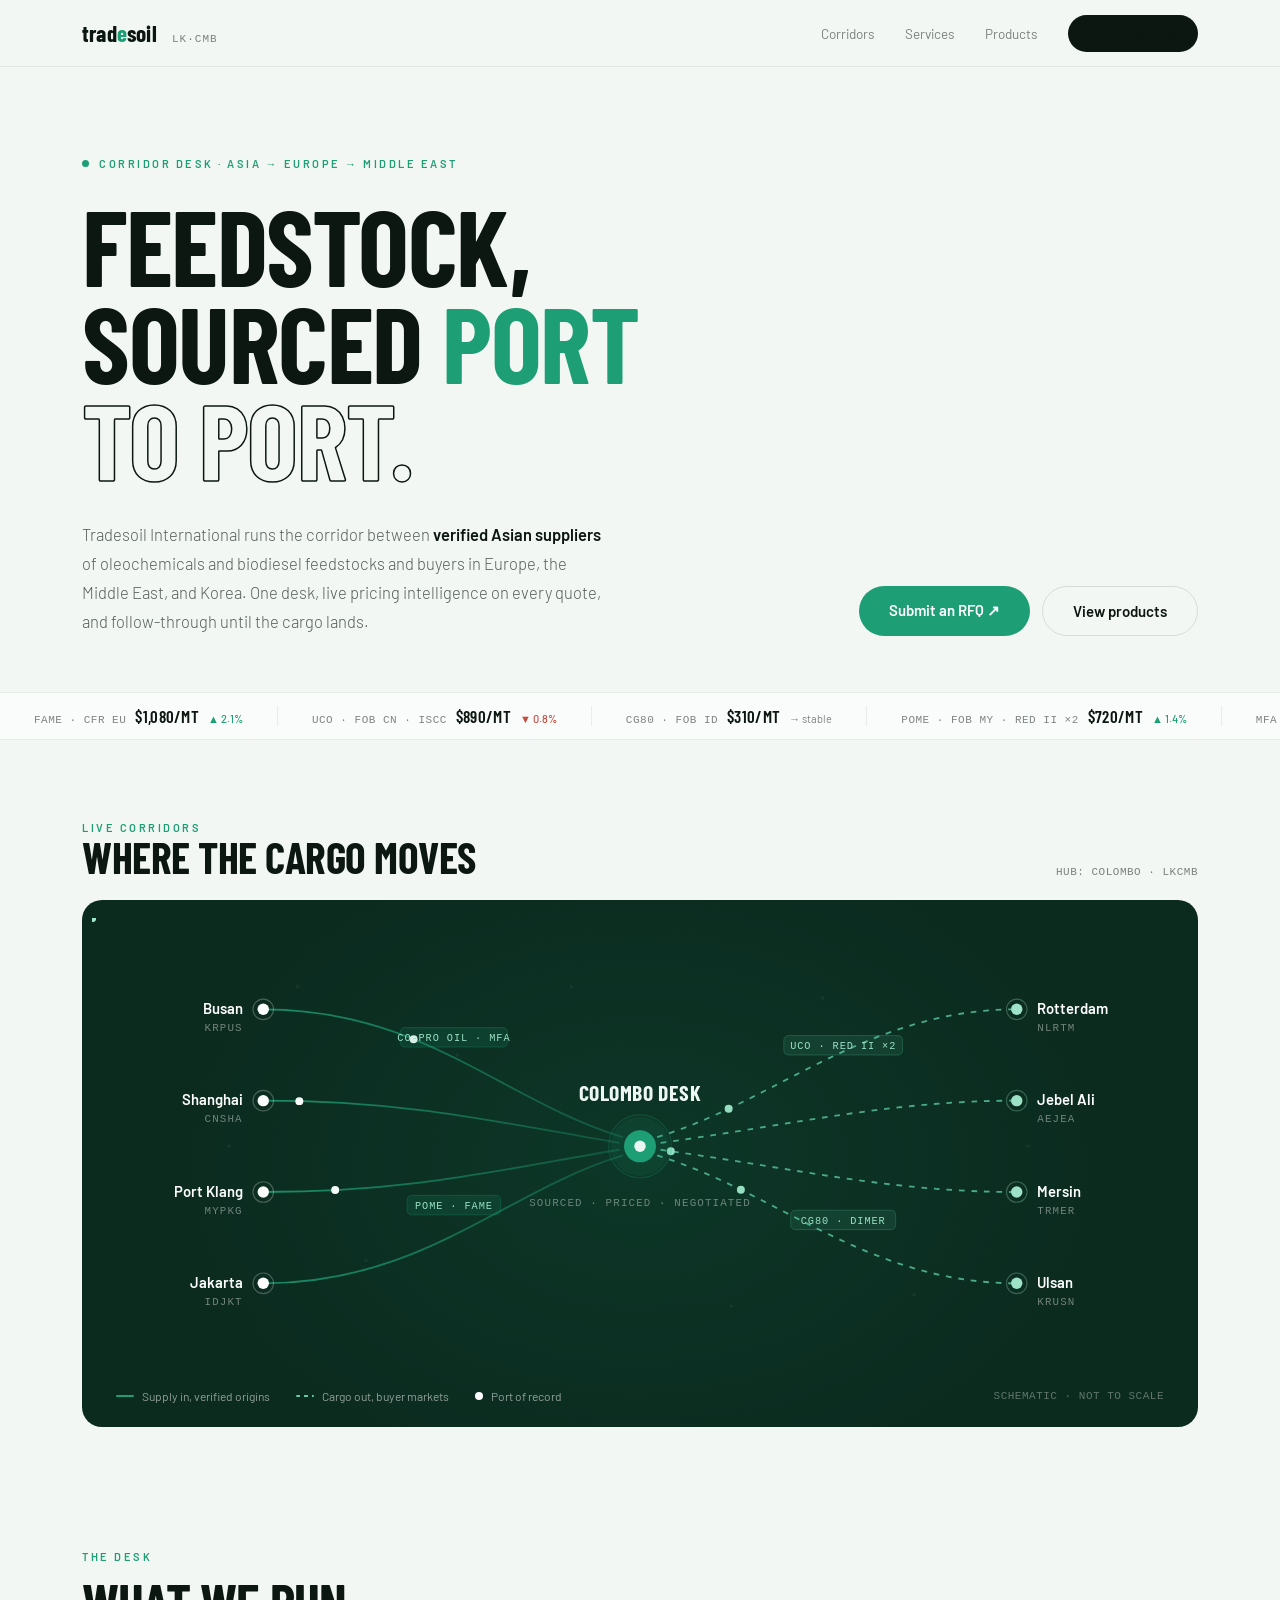
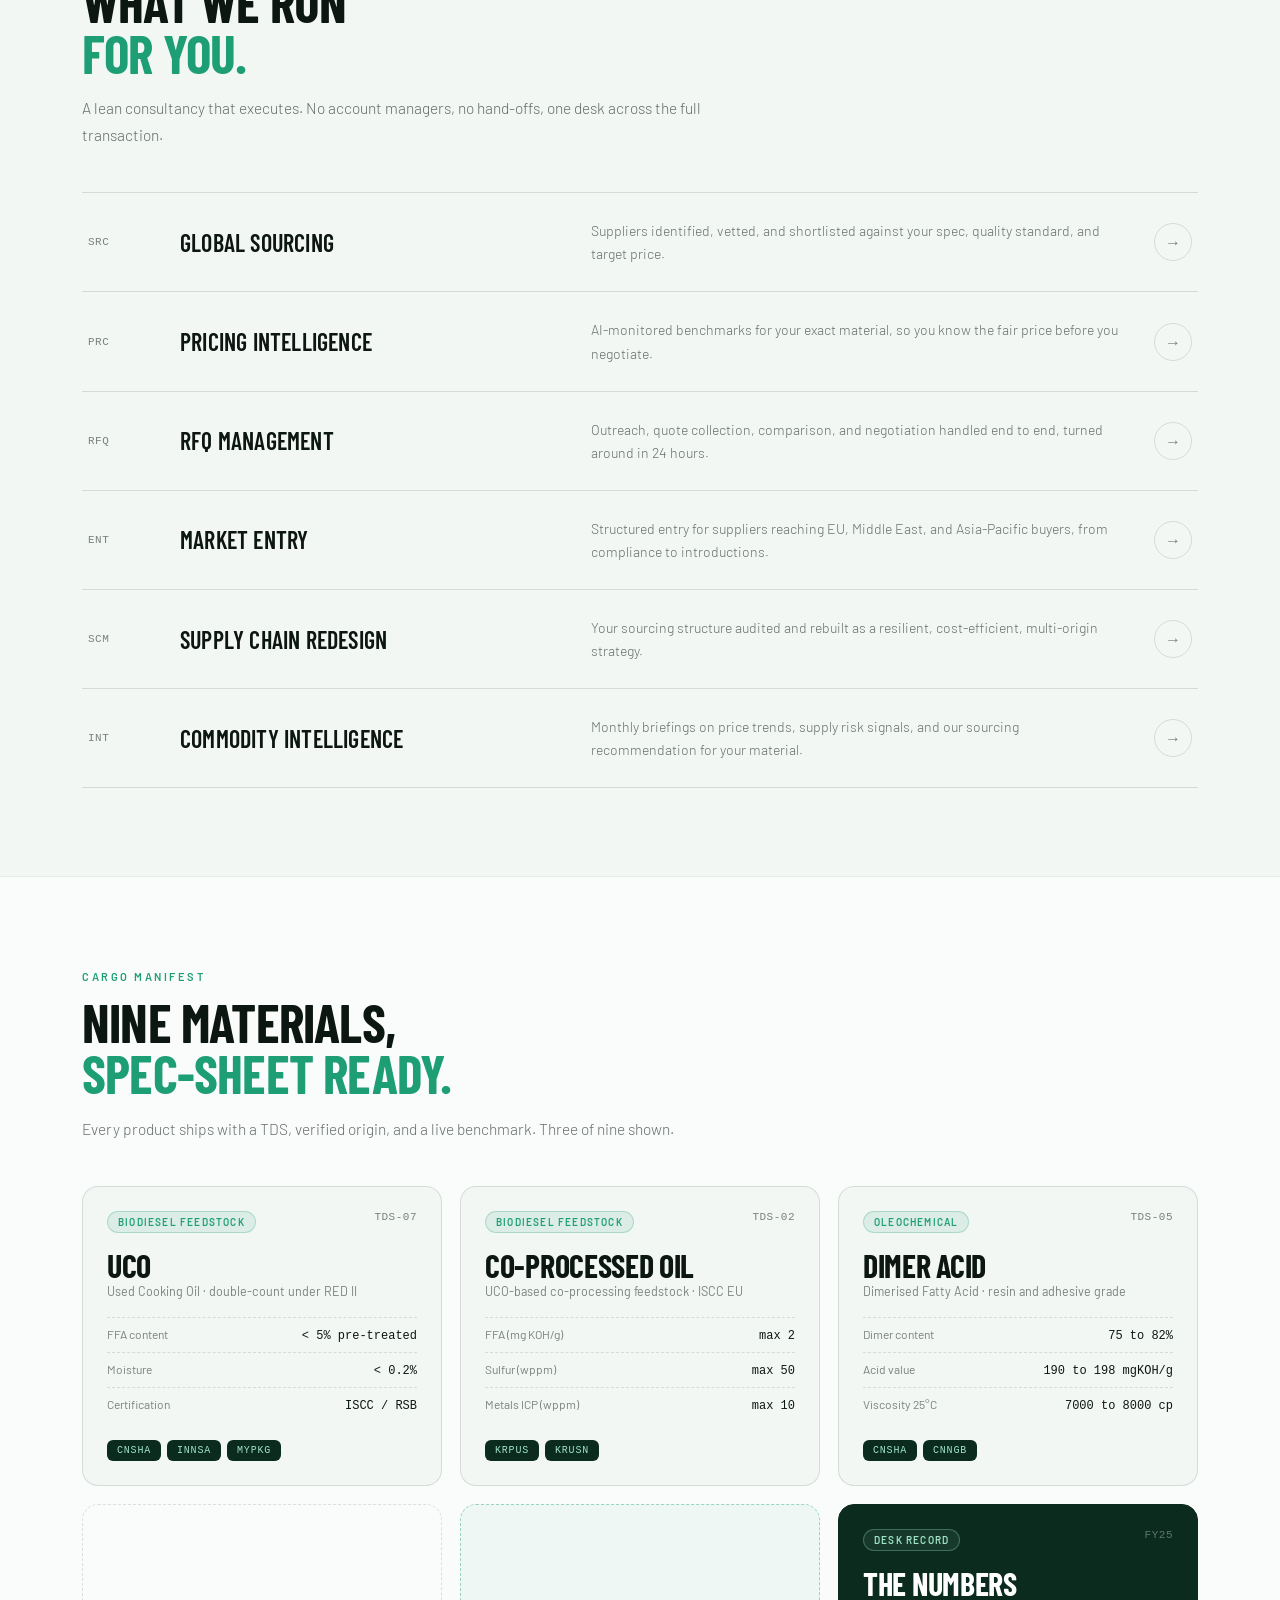
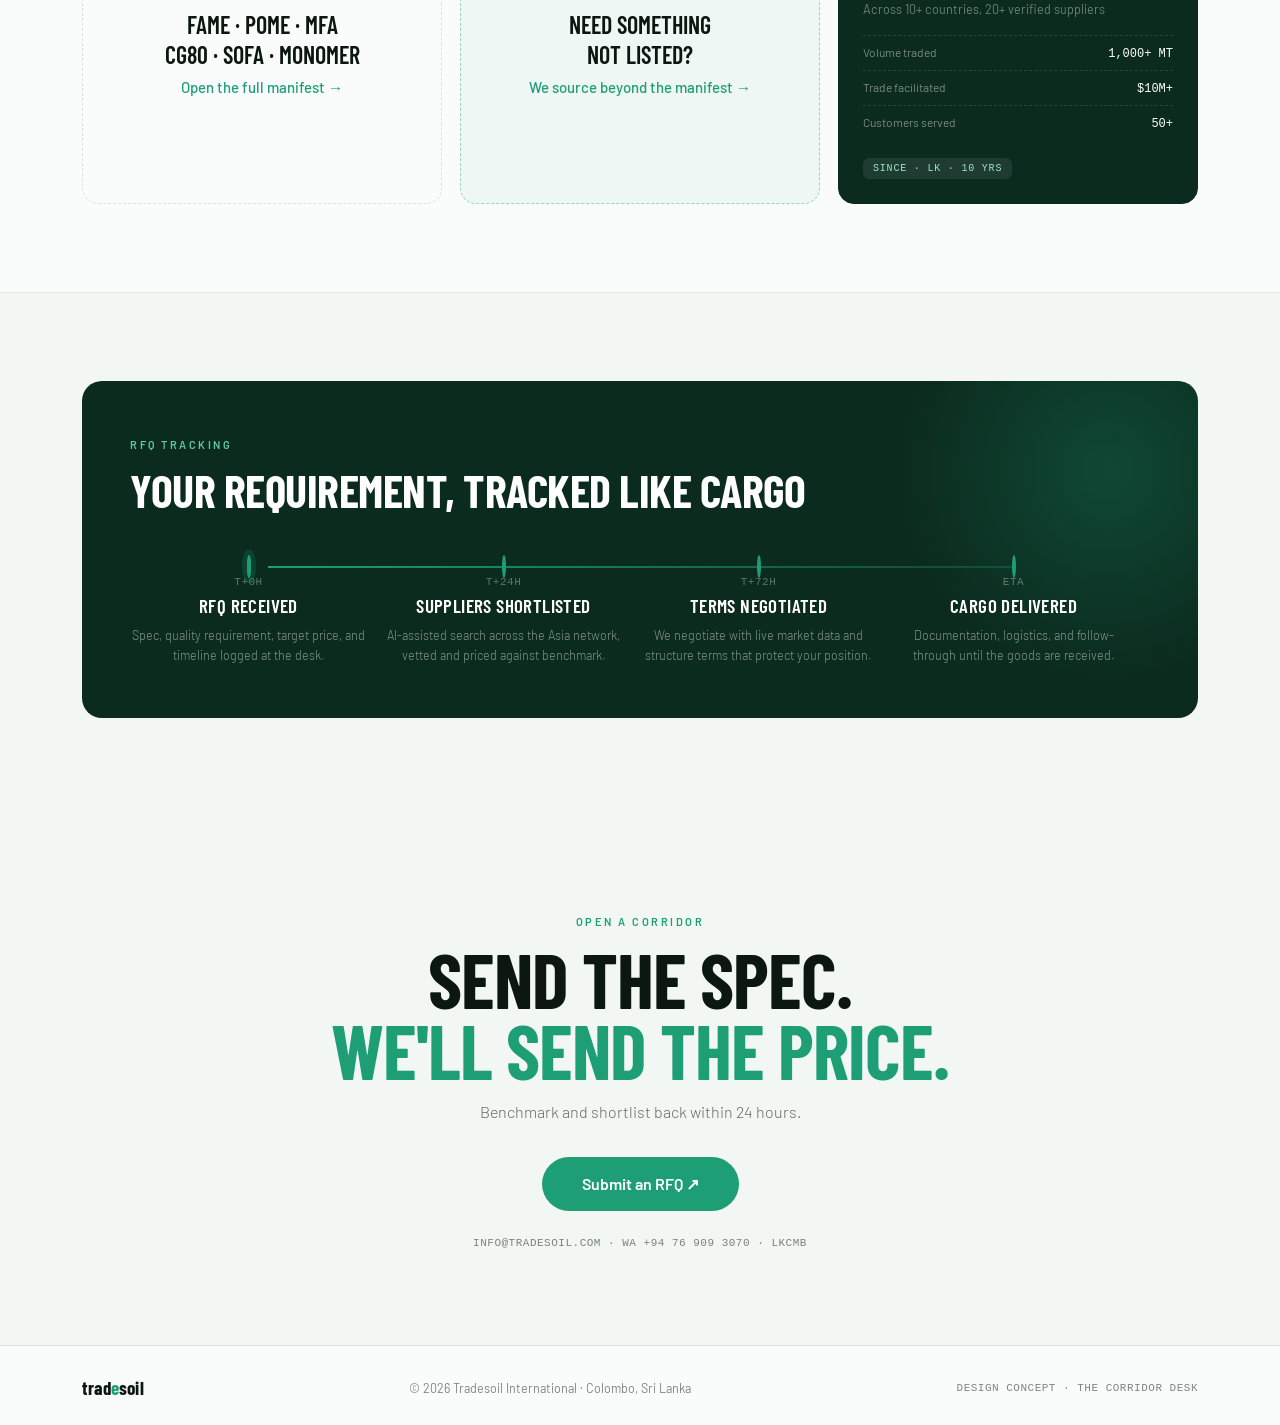
<file: corridor.html>
<!DOCTYPE html>
<html lang="en">
<head>
<meta charset="UTF-8"/>
<meta name="viewport" content="width=device-width, initial-scale=1.0"/>
<meta name="robots" content="noindex, nofollow"/>
<title>Tradesoil International | The Corridor Desk (Design Preview)</title>
<link rel="preconnect" href="https://fonts.googleapis.com">
<link rel="preconnect" href="https://fonts.gstatic.com" crossorigin>
<link href="https://fonts.googleapis.com/css2?family=Barlow+Condensed:wght@500;600;700&family=Barlow:wght@300;400;500;600&display=swap" rel="stylesheet"/>
<style>
:root{
  --green:#1D9E75;
  --deep:#0B2B1F;
  --deep2:#0E3626;
  --ink:#0D1711;
  --mist:#F2F7F4;
  --paper:#FAFCFB;
  --line:rgba(13,23,17,0.12);
  --line-soft:rgba(13,23,17,0.07);
  --muted:rgba(13,23,17,0.52);
  --up:#1D9E75;
  --dn:#C64B3E;
  --mono:ui-monospace,'SF Mono',Menlo,Consolas,monospace;
}
*,*::before,*::after{box-sizing:border-box;margin:0;padding:0}
html{scroll-behavior:smooth}
body{font-family:'Barlow',sans-serif;background:var(--mist);color:var(--ink);overflow-x:hidden;font-weight:400}
::selection{background:rgba(29,158,117,0.25)}
.wrap{max-width:1180px;margin:0 auto;padding:0 32px}

/* ── LABELS ── */
.lab{font-size:11px;letter-spacing:2.5px;text-transform:uppercase;color:var(--green);font-weight:600}
.code{font-family:var(--mono);font-size:11px;letter-spacing:0.5px}

/* ── NAV ── */
nav{position:sticky;top:0;z-index:50;background:rgba(242,247,244,0.9);backdrop-filter:blur(14px);border-bottom:1px solid var(--line-soft)}
.nav-in{max-width:1180px;margin:0 auto;padding:0 32px;height:66px;display:flex;align-items:center;justify-content:space-between}
.logo{font-family:'Barlow Condensed',sans-serif;font-size:23px;font-weight:700;letter-spacing:0.2px;color:var(--ink);text-decoration:none}
.logo em{color:var(--green);font-style:normal}
.logo .code{color:var(--muted);margin-left:10px;font-weight:400;letter-spacing:1px}
.nav-links{display:flex;gap:30px;align-items:center}
.nav-links a{font-size:13.5px;color:var(--muted);text-decoration:none;transition:color .15s}
.nav-links a:hover{color:var(--ink)}
.nav-cta{background:var(--ink);color:#fff;font-size:13px;font-weight:600;padding:10px 22px;border-radius:99px;text-decoration:none;transition:background .2s}
.nav-cta:hover{background:var(--green)}

/* ── HERO ── */
.hero{padding:84px 0 0}
.hero-eyebrow{display:inline-flex;align-items:center;gap:10px;margin-bottom:26px}
.hero-eyebrow .dot{width:7px;height:7px;border-radius:50%;background:var(--green);animation:pulse 2.2s ease-in-out infinite}
@keyframes pulse{0%,100%{opacity:1}50%{opacity:.35}}
h1{font-family:'Barlow Condensed',sans-serif;font-weight:700;font-size:clamp(58px,8.4vw,124px);line-height:.9;letter-spacing:-1.5px;text-transform:uppercase;max-width:900px}
h1 em{font-style:normal;color:var(--green)}
h1 .outline{color:transparent;-webkit-text-stroke:1.5px var(--ink)}
.hero-foot{display:flex;align-items:flex-end;justify-content:space-between;gap:40px;margin:34px 0 56px;flex-wrap:wrap}
.hero-sub{font-size:16.5px;font-weight:300;line-height:1.75;color:rgba(13,23,17,0.68);max-width:520px}
.hero-sub strong{font-weight:600;color:var(--ink)}
.hero-btns{display:flex;gap:12px;flex-shrink:0}
.btn{display:inline-flex;align-items:center;gap:8px;font-size:15px;font-weight:600;padding:15px 30px;border-radius:99px;text-decoration:none;transition:transform .15s,background .2s}
.btn:hover{transform:translateY(-1px)}
.btn-g{background:var(--green);color:#fff}
.btn-g:hover{background:#178A66}
.btn-o{border:1.5px solid var(--line);color:var(--ink);background:transparent}
.btn-o:hover{border-color:var(--ink)}

/* ── TICKER ── */
.ticker{border-top:1px solid var(--line-soft);border-bottom:1px solid var(--line-soft);background:var(--paper);overflow:hidden;white-space:nowrap}
.ticker-track{display:inline-flex;animation:tick 42s linear infinite;padding:13px 0}
.ticker:hover .ticker-track{animation-play-state:paused}
@keyframes tick{from{transform:translateX(0)}to{transform:translateX(-50%)}}
.tk{display:inline-flex;align-items:baseline;gap:9px;padding:0 34px;border-right:1px solid var(--line-soft)}
.tk .code{color:var(--muted)}
.tk b{font-family:'Barlow Condensed',sans-serif;font-size:17px;font-weight:600;letter-spacing:.3px}
.tk .u{font-size:11px;color:var(--up);font-weight:500}
.tk .d{font-size:11px;color:var(--dn);font-weight:500}
.tk .f{font-size:11px;color:var(--muted)}

/* ── CORRIDOR BOARD ── */
.board-sec{padding:76px 0 30px}
.board-head{display:flex;align-items:flex-end;justify-content:space-between;margin-bottom:22px;gap:20px;flex-wrap:wrap}
.board-head h2{font-family:'Barlow Condensed',sans-serif;font-size:clamp(30px,3.4vw,44px);font-weight:700;text-transform:uppercase;letter-spacing:-.5px;line-height:1}
.board-head .code{color:var(--muted)}
.board{background:var(--deep);border-radius:20px;padding:18px 10px 8px;position:relative;overflow:hidden}
.board::after{content:'';position:absolute;inset:0;background:radial-gradient(ellipse 60% 90% at 50% 50%,rgba(29,158,117,0.10),transparent 70%);pointer-events:none}
.board svg{display:block;width:100%;height:auto}
.board-legend{display:flex;gap:26px;flex-wrap:wrap;padding:14px 24px 16px;position:relative;z-index:1}
.lg{display:flex;align-items:center;gap:8px;font-size:12px;color:rgba(255,255,255,0.55)}
.lg .sw{width:18px;height:2px;border-radius:2px;background:var(--green)}
.lg .sw.dash{background:repeating-linear-gradient(90deg,#5DCAA5 0 4px,transparent 4px 8px)}
.lg .sw.node{width:8px;height:8px;border-radius:50%;background:#fff}

/* svg text */
.pt{font-family:'Barlow',sans-serif;font-size:13px;font-weight:600;fill:#fff}
.pc{font-family:var(--mono);font-size:9.5px;letter-spacing:1px;fill:rgba(255,255,255,0.42)}
.hub-t{font-family:'Barlow Condensed',sans-serif;font-size:19px;font-weight:700;fill:#fff;letter-spacing:.5px}
.chip-t{font-family:var(--mono);font-size:9px;letter-spacing:.8px;fill:#9FE3C8}

/* ── SERVICES LEDGER ── */
.sec{padding:88px 0}
.sec-head{margin-bottom:44px;max-width:640px}
.sec-head h2{font-family:'Barlow Condensed',sans-serif;font-size:clamp(36px,4.2vw,58px);font-weight:700;text-transform:uppercase;letter-spacing:-.8px;line-height:.95;margin:12px 0 16px}
.sec-head h2 em{font-style:normal;color:var(--green)}
.sec-head p{font-size:15.5px;font-weight:300;line-height:1.75;color:rgba(13,23,17,0.62)}
.ledger{border-top:1px solid var(--line)}
.row{display:grid;grid-template-columns:64px 1fr 1.4fr auto;gap:28px;align-items:center;padding:26px 6px;border-bottom:1px solid var(--line);transition:background .2s;text-decoration:none;color:inherit}
.row:hover{background:var(--paper)}
.row .code{color:var(--muted)}
.row h3{font-family:'Barlow Condensed',sans-serif;font-size:24px;font-weight:600;letter-spacing:.2px;text-transform:uppercase}
.row p{font-size:14px;font-weight:300;line-height:1.65;color:rgba(13,23,17,0.6)}
.row .arr{width:38px;height:38px;border:1px solid var(--line);border-radius:50%;display:flex;align-items:center;justify-content:center;color:var(--muted);font-size:16px;transition:all .2s;flex-shrink:0}
.row:hover .arr{background:var(--green);border-color:var(--green);color:#fff;transform:rotate(45deg)}

/* ── PRODUCT SPEC CARDS ── */
.spec-sec{background:var(--paper);border-top:1px solid var(--line-soft);border-bottom:1px solid var(--line-soft)}
.spec-grid{display:grid;grid-template-columns:repeat(3,1fr);gap:18px}
.spec{background:var(--mist);border:1px solid var(--line);border-radius:16px;padding:24px;display:flex;flex-direction:column;transition:transform .2s,box-shadow .2s,border-color .2s}
.spec:hover{transform:translateY(-3px);box-shadow:0 16px 40px rgba(11,43,31,0.10);border-color:var(--green)}
.spec-top{display:flex;justify-content:space-between;align-items:flex-start;margin-bottom:6px}
.spec-top .code{color:var(--muted)}
.spec .tag{font-size:10px;font-weight:600;letter-spacing:1.2px;text-transform:uppercase;color:var(--green);background:rgba(29,158,117,0.1);border:1px solid rgba(29,158,117,0.25);padding:4px 10px;border-radius:99px}
.spec h3{font-family:'Barlow Condensed',sans-serif;font-size:32px;font-weight:700;text-transform:uppercase;letter-spacing:-.3px;line-height:1;margin:10px 0 2px}
.spec .fn{font-size:12.5px;color:var(--muted);margin-bottom:18px}
.srow{display:flex;justify-content:space-between;align-items:baseline;padding:9px 0;border-top:1px dashed var(--line)}
.srow .k{font-size:12px;color:var(--muted)}
.srow .v{font-family:var(--mono);font-size:12px;font-weight:500}
.spec-foot{margin-top:auto;padding-top:18px;display:flex;gap:6px;flex-wrap:wrap}
.port{font-family:var(--mono);font-size:10px;letter-spacing:.8px;padding:5px 10px;border-radius:6px;background:var(--deep);color:#9FE3C8}
.spec-more{display:flex;align-items:center;justify-content:center;text-align:center;border-style:dashed;background:transparent}
.spec-more a{color:var(--ink);text-decoration:none;font-family:'Barlow Condensed',sans-serif;font-size:24px;font-weight:600;text-transform:uppercase;line-height:1.25}
.spec-more a em{font-style:normal;color:var(--green);display:block;font-size:15px;font-family:'Barlow',sans-serif;font-weight:500;text-transform:none;margin-top:8px}

/* ── TRACKING ── */
.track{background:var(--deep);border-radius:20px;padding:52px 48px;position:relative;overflow:hidden}
.track::before{content:'';position:absolute;top:-120px;right:-120px;width:420px;height:420px;background:radial-gradient(ellipse,rgba(29,158,117,0.25),transparent 70%);pointer-events:none}
.track .lab{color:#5DCAA5}
.track h2{font-family:'Barlow Condensed',sans-serif;font-size:clamp(30px,3.6vw,46px);font-weight:700;color:#fff;text-transform:uppercase;letter-spacing:-.5px;margin:10px 0 40px}
.tline{display:grid;grid-template-columns:repeat(4,1fr);gap:0;position:relative}
.tline::before{content:'';position:absolute;top:9px;left:calc(12.5% + 10px);right:calc(12.5% + 10px);height:2px;background:linear-gradient(90deg,var(--green),rgba(29,158,117,0.25))}
.ts{position:relative;padding:0 18px 0 0;text-align:center}
.ts .pip{width:20px;height:20px;border-radius:50%;background:var(--deep);border:2px solid var(--green);margin:0 auto 18px;position:relative;z-index:1}
.ts:first-child .pip{background:var(--green);box-shadow:0 0 0 5px rgba(29,158,117,0.2)}
.ts .code{color:rgba(255,255,255,0.35);display:block;margin-bottom:6px}
.ts h4{font-family:'Barlow Condensed',sans-serif;font-size:19px;font-weight:600;color:#fff;text-transform:uppercase;letter-spacing:.4px;margin-bottom:8px}
.ts p{font-size:12.5px;font-weight:300;line-height:1.65;color:rgba(255,255,255,0.5)}

/* ── CTA ── */
.cta{padding:104px 0 96px;text-align:center}
.cta h2{font-family:'Barlow Condensed',sans-serif;font-size:clamp(44px,6vw,84px);font-weight:700;text-transform:uppercase;letter-spacing:-1px;line-height:.92;margin:14px 0 18px}
.cta h2 em{font-style:normal;color:var(--green)}
.cta p{font-size:16px;font-weight:300;color:rgba(13,23,17,0.62);margin-bottom:36px}
.cta .code{color:var(--muted);display:block;margin-top:26px}

/* ── FOOTER ── */
footer{border-top:1px solid var(--line);padding:30px 0;background:var(--paper)}
.foot-in{max-width:1180px;margin:0 auto;padding:0 32px;display:flex;justify-content:space-between;align-items:center;gap:16px;flex-wrap:wrap}
.foot-in p{font-size:12.5px;color:var(--muted)}
.foot-in .code{color:var(--muted)}

/* ── REVEAL ── */
.rv{opacity:0;transform:translateY(22px);transition:opacity .6s ease,transform .6s ease}
.rv.on{opacity:1;transform:translateY(0)}
@media (prefers-reduced-motion:reduce){
  .rv{opacity:1;transform:none;transition:none}
  .ticker-track{animation:none}
  .hero-eyebrow .dot{animation:none}
}

/* ── MOBILE ── */
@media(max-width:900px){
  .wrap,.nav-in,.foot-in{padding:0 20px}
  .nav-links a:not(.nav-cta){display:none}
  .hero{padding-top:56px}
  .hero-foot{margin:28px 0 44px}
  .row{grid-template-columns:44px 1fr auto;gap:16px}
  .row p{grid-column:2/-1;grid-row:2}
  .spec-grid{grid-template-columns:1fr 1fr}
  .track{padding:40px 24px}
  .tline{grid-template-columns:1fr 1fr;gap:32px 16px}
  .tline::before{display:none}
  .ts{padding:0}
}
@media(max-width:560px){
  .spec-grid{grid-template-columns:1fr}
  .tline{grid-template-columns:1fr}
  .board{border-radius:14px}
  .board-scroll{overflow-x:auto;-webkit-overflow-scrolling:touch;scrollbar-width:none}
  .board-scroll::-webkit-scrollbar{display:none}
  .board-scroll svg{min-width:760px}
  .swipe-hint{display:block !important}
  .hero-btns{width:100%}
  .btn{flex:1;justify-content:center}
}
</style>
</head>
<body>

<nav>
  <div class="nav-in">
    <a class="logo" href="index.html">trad<em>e</em>soil <span class="code">LK·CMB</span></a>
    <div class="nav-links">
      <a href="#corridors">Corridors</a>
      <a href="#services">Services</a>
      <a href="#products">Products</a>
      <a href="contact.html" class="nav-cta">Submit an RFQ</a>
    </div>
  </div>
</nav>

<!-- HERO -->
<header class="hero">
  <div class="wrap">
    <div class="hero-eyebrow rv on">
      <span class="dot"></span>
      <span class="lab">Corridor desk · Asia → Europe → Middle East</span>
    </div>
    <h1 class="rv on">Feedstock,<br/>sourced <em>port</em><br/><span class="outline">to port.</span></h1>
    <div class="hero-foot rv on">
      <p class="hero-sub">Tradesoil International runs the corridor between <strong>verified Asian suppliers</strong> of oleochemicals and biodiesel feedstocks and buyers in Europe, the Middle East, and Korea. One desk, live pricing intelligence on every quote, and follow-through until the cargo lands.</p>
      <div class="hero-btns">
        <a href="contact.html" class="btn btn-g">Submit an RFQ ↗</a>
        <a href="products.html" class="btn btn-o">View products</a>
      </div>
    </div>
  </div>

  <!-- TICKER -->
  <div class="ticker" aria-label="Indicative price benchmarks, updated monthly">
    <div class="ticker-track" id="tick"></div>
  </div>
</header>

<!-- CORRIDOR BOARD -->
<section class="board-sec" id="corridors">
  <div class="wrap">
    <div class="board-head rv">
      <div>
        <span class="lab">Live corridors</span>
        <h2>Where the cargo moves</h2>
      </div>
      <span class="code">HUB: COLOMBO · LKCMB</span>
    </div>
    <div class="board rv">
      <div class="board-scroll">
      <svg viewBox="0 0 960 400" role="img" aria-label="Schematic of Tradesoil trade corridors: cargo from Busan, Shanghai, Port Klang and Jakarta routed through the Colombo desk to Rotterdam, Jebel Ali, Mersin and Ulsan">
        <defs>
          <linearGradient id="ln" x1="0" y1="0" x2="1" y2="0">
            <stop offset="0" stop-color="#1D9E75" stop-opacity=".85"/>
            <stop offset="1" stop-color="#1D9E75" stop-opacity=".3"/>
          </linearGradient>
        </defs>

        <!-- grid dots -->
        <g fill="rgba(255,255,255,0.05)">
          <circle cx="180" cy="60" r="1.5"/><circle cx="320" cy="120" r="1.5"/><circle cx="240" cy="300" r="1.5"/>
          <circle cx="640" cy="70" r="1.5"/><circle cx="720" cy="330" r="1.5"/><circle cx="560" cy="340" r="1.5"/>
          <circle cx="420" cy="60" r="1.5"/><circle cx="820" cy="200" r="1.5"/><circle cx="120" cy="200" r="1.5"/>
        </g>

        <!-- ORIGIN ROUTES (in) -->
        <g fill="none" stroke="url(#ln)" stroke-width="1.6">
          <path id="r1" d="M150,80  C 290,80  360,160 465,192"/>
          <path id="r2" d="M150,160 C 280,160 360,180 462,197"/>
          <path id="r3" d="M150,240 C 280,240 360,220 462,203"/>
          <path id="r4" d="M150,320 C 290,320 360,240 465,208"/>
        </g>
        <!-- DESTINATION ROUTES (out, dashed) -->
        <g fill="none" stroke="#5DCAA5" stroke-width="1.6" stroke-dasharray="5 6" opacity=".8">
          <path id="r5" d="M495,192 C 600,160 680,80  810,80"/>
          <path id="r6" d="M498,197 C 620,180 700,160 810,160"/>
          <path id="r7" d="M498,203 C 620,220 700,240 810,240"/>
          <path id="r8" d="M495,208 C 600,240 680,320 810,320"/>
        </g>

        <!-- cargo dots -->
        <g class="cargo">
          <circle r="3.5" fill="#fff"><animateMotion dur="7s"  repeatCount="indefinite"><mpath href="#r1"/></animateMotion></circle>
          <circle r="3.5" fill="#fff"><animateMotion dur="8s"  begin="2s" repeatCount="indefinite"><mpath href="#r2"/></animateMotion></circle>
          <circle r="3.5" fill="#fff"><animateMotion dur="9s"  begin="1s" repeatCount="indefinite"><mpath href="#r3"/></animateMotion></circle>
          <circle r="3.5" fill="#fff"><animateMotion dur="7.5s" begin="3.4s" repeatCount="indefinite"><mpath href="#r4"/></animateMotion></circle>
          <circle r="3.5" fill="#9FE3C8"><animateMotion dur="8s"  begin="1.2s" repeatCount="indefinite"><mpath href="#r5"/></animateMotion></circle>
          <circle r="3.5" fill="#9FE3C8"><animateMotion dur="9s"  begin="4s" repeatCount="indefinite"><mpath href="#r6"/></animateMotion></circle>
          <circle r="3.5" fill="#9FE3C8"><animateMotion dur="7s"  begin="2.6s" repeatCount="indefinite"><mpath href="#r7"/></animateMotion></circle>
          <circle r="3.5" fill="#9FE3C8"><animateMotion dur="8.5s" begin=".8s" repeatCount="indefinite"><mpath href="#r8"/></animateMotion></circle>
        </g>

        <!-- product chips on routes -->
        <g>
          <rect x="270" y="96"  rx="4" width="94" height="17" fill="rgba(29,158,117,0.14)" stroke="rgba(29,158,117,0.4)" stroke-width=".6"/>
          <text x="317" y="108" text-anchor="middle" class="chip-t">CO-PRO OIL · MFA</text>
          <rect x="276" y="243" rx="4" width="82" height="17" fill="rgba(29,158,117,0.14)" stroke="rgba(29,158,117,0.4)" stroke-width=".6"/>
          <text x="317" y="255" text-anchor="middle" class="chip-t">POME · FAME</text>
          <rect x="606" y="103" rx="4" width="104" height="17" fill="rgba(93,202,165,0.1)" stroke="rgba(93,202,165,0.35)" stroke-width=".6"/>
          <text x="658" y="115" text-anchor="middle" class="chip-t">UCO · RED II ×2</text>
          <rect x="612" y="256" rx="4" width="92" height="17" fill="rgba(93,202,165,0.1)" stroke="rgba(93,202,165,0.35)" stroke-width=".6"/>
          <text x="658" y="268" text-anchor="middle" class="chip-t">CG80 · DIMER</text>
        </g>

        <!-- ORIGIN NODES -->
        <g>
          <g transform="translate(150,80)"><circle r="5" fill="#fff"/><circle r="9" fill="none" stroke="rgba(255,255,255,0.25)"/><text x="-18" y="4" text-anchor="end" class="pt">Busan</text><text x="-18" y="19" text-anchor="end" class="pc">KRPUS</text></g>
          <g transform="translate(150,160)"><circle r="5" fill="#fff"/><circle r="9" fill="none" stroke="rgba(255,255,255,0.25)"/><text x="-18" y="4" text-anchor="end" class="pt">Shanghai</text><text x="-18" y="19" text-anchor="end" class="pc">CNSHA</text></g>
          <g transform="translate(150,240)"><circle r="5" fill="#fff"/><circle r="9" fill="none" stroke="rgba(255,255,255,0.25)"/><text x="-18" y="4" text-anchor="end" class="pt">Port Klang</text><text x="-18" y="19" text-anchor="end" class="pc">MYPKG</text></g>
          <g transform="translate(150,320)"><circle r="5" fill="#fff"/><circle r="9" fill="none" stroke="rgba(255,255,255,0.25)"/><text x="-18" y="4" text-anchor="end" class="pt">Jakarta</text><text x="-18" y="19" text-anchor="end" class="pc">IDJKT</text></g>
        </g>

        <!-- HUB -->
        <g transform="translate(480,200)">
          <circle r="26" fill="rgba(29,158,117,0.12)"/>
          <circle r="26" fill="none" stroke="rgba(29,158,117,0.5)" stroke-width="1">
            <animate attributeName="r" values="26;32;26" dur="3.2s" repeatCount="indefinite"/>
            <animate attributeName="opacity" values=".7;0;.7" dur="3.2s" repeatCount="indefinite"/>
          </circle>
          <circle r="14" fill="#1D9E75"/>
          <circle r="5" fill="#fff"/>
          <text x="0" y="-40" text-anchor="middle" class="hub-t">COLOMBO DESK</text>
          <text x="0" y="52" text-anchor="middle" class="pc">SOURCED · PRICED · NEGOTIATED</text>
        </g>

        <!-- DESTINATION NODES -->
        <g>
          <g transform="translate(810,80)"><circle r="5" fill="#9FE3C8"/><circle r="9" fill="none" stroke="rgba(159,227,200,0.3)"/><text x="18" y="4" class="pt">Rotterdam</text><text x="18" y="19" class="pc">NLRTM</text></g>
          <g transform="translate(810,160)"><circle r="5" fill="#9FE3C8"/><circle r="9" fill="none" stroke="rgba(159,227,200,0.3)"/><text x="18" y="4" class="pt">Jebel Ali</text><text x="18" y="19" class="pc">AEJEA</text></g>
          <g transform="translate(810,240)"><circle r="5" fill="#9FE3C8"/><circle r="9" fill="none" stroke="rgba(159,227,200,0.3)"/><text x="18" y="4" class="pt">Mersin</text><text x="18" y="19" class="pc">TRMER</text></g>
          <g transform="translate(810,320)"><circle r="5" fill="#9FE3C8"/><circle r="9" fill="none" stroke="rgba(159,227,200,0.3)"/><text x="18" y="4" class="pt">Ulsan</text><text x="18" y="19" class="pc">KRUSN</text></g>
        </g>
      </svg>
      </div>
      <span class="swipe-hint code" style="display:none;color:rgba(255,255,255,0.35);padding:6px 24px 0;position:relative;z-index:1">← SWIPE THE BOARD →</span>
      <div class="board-legend">
        <span class="lg"><span class="sw"></span>Supply in, verified origins</span>
        <span class="lg"><span class="sw dash"></span>Cargo out, buyer markets</span>
        <span class="lg"><span class="sw node"></span>Port of record</span>
        <span class="lg" style="margin-left:auto"><span class="code" style="color:rgba(255,255,255,0.35)">SCHEMATIC · NOT TO SCALE</span></span>
      </div>
    </div>
  </div>
</section>

<!-- SERVICES LEDGER -->
<section class="sec" id="services">
  <div class="wrap">
    <div class="sec-head rv">
      <span class="lab">The desk</span>
      <h2>What we run<br/><em>for you.</em></h2>
      <p>A lean consultancy that executes. No account managers, no hand-offs, one desk across the full transaction.</p>
    </div>
    <div class="ledger rv">
      <a class="row" href="services.html"><span class="code">SRC</span><h3>Global sourcing</h3><p>Suppliers identified, vetted, and shortlisted against your spec, quality standard, and target price.</p><span class="arr">→</span></a>
      <a class="row" href="services.html"><span class="code">PRC</span><h3>Pricing intelligence</h3><p>AI-monitored benchmarks for your exact material, so you know the fair price before you negotiate.</p><span class="arr">→</span></a>
      <a class="row" href="services.html"><span class="code">RFQ</span><h3>RFQ management</h3><p>Outreach, quote collection, comparison, and negotiation handled end to end, turned around in 24 hours.</p><span class="arr">→</span></a>
      <a class="row" href="services.html"><span class="code">ENT</span><h3>Market entry</h3><p>Structured entry for suppliers reaching EU, Middle East, and Asia-Pacific buyers, from compliance to introductions.</p><span class="arr">→</span></a>
      <a class="row" href="services.html"><span class="code">SCM</span><h3>Supply chain redesign</h3><p>Your sourcing structure audited and rebuilt as a resilient, cost-efficient, multi-origin strategy.</p><span class="arr">→</span></a>
      <a class="row" href="services.html"><span class="code">INT</span><h3>Commodity intelligence</h3><p>Monthly briefings on price trends, supply risk signals, and our sourcing recommendation for your material.</p><span class="arr">→</span></a>
    </div>
  </div>
</section>

<!-- PRODUCT SPEC CARDS -->
<section class="sec spec-sec" id="products">
  <div class="wrap">
    <div class="sec-head rv">
      <span class="lab">Cargo manifest</span>
      <h2>Nine materials,<br/><em>spec-sheet ready.</em></h2>
      <p>Every product ships with a TDS, verified origin, and a live benchmark. Three of nine shown.</p>
    </div>
    <div class="spec-grid rv">
      <article class="spec">
        <div class="spec-top"><span class="tag">Biodiesel feedstock</span><span class="code">TDS-07</span></div>
        <h3>UCO</h3>
        <p class="fn">Used Cooking Oil · double-count under RED II</p>
        <div class="srow"><span class="k">FFA content</span><span class="v">&lt; 5% pre-treated</span></div>
        <div class="srow"><span class="k">Moisture</span><span class="v">&lt; 0.2%</span></div>
        <div class="srow"><span class="k">Certification</span><span class="v">ISCC / RSB</span></div>
        <div class="spec-foot"><span class="port">CNSHA</span><span class="port">INNSA</span><span class="port">MYPKG</span></div>
      </article>
      <article class="spec">
        <div class="spec-top"><span class="tag">Biodiesel feedstock</span><span class="code">TDS-02</span></div>
        <h3>Co-processed Oil</h3>
        <p class="fn">UCO-based co-processing feedstock · ISCC EU</p>
        <div class="srow"><span class="k">FFA (mg KOH/g)</span><span class="v">max 2</span></div>
        <div class="srow"><span class="k">Sulfur (wppm)</span><span class="v">max 50</span></div>
        <div class="srow"><span class="k">Metals ICP (wppm)</span><span class="v">max 10</span></div>
        <div class="spec-foot"><span class="port">KRPUS</span><span class="port">KRUSN</span></div>
      </article>
      <article class="spec">
        <div class="spec-top"><span class="tag">Oleochemical</span><span class="code">TDS-05</span></div>
        <h3>Dimer Acid</h3>
        <p class="fn">Dimerised Fatty Acid · resin and adhesive grade</p>
        <div class="srow"><span class="k">Dimer content</span><span class="v">75 to 82%</span></div>
        <div class="srow"><span class="k">Acid value</span><span class="v">190 to 198 mgKOH/g</span></div>
        <div class="srow"><span class="k">Viscosity 25°C</span><span class="v">7000 to 8000 cp</span></div>
        <div class="spec-foot"><span class="port">CNSHA</span><span class="port">CNNGB</span></div>
      </article>
      <article class="spec spec-more">
        <a href="products.html">FAME · POME · MFA<br/>CG80 · SOFA · Monomer<em>Open the full manifest →</em></a>
      </article>
      <article class="spec spec-more" style="border-color:rgba(29,158,117,0.4);background:rgba(29,158,117,0.05)">
        <a href="contact.html">Need something<br/>not listed?<em>We source beyond the manifest →</em></a>
      </article>
      <article class="spec" style="background:var(--deep);border-color:var(--deep)">
        <div class="spec-top"><span class="tag" style="color:#9FE3C8;border-color:rgba(159,227,200,0.3);background:rgba(159,227,200,0.08)">Desk record</span><span class="code" style="color:rgba(255,255,255,0.35)">FY25</span></div>
        <h3 style="color:#fff">The numbers</h3>
        <p class="fn" style="color:rgba(255,255,255,0.4)">Across 10+ countries, 20+ verified suppliers</p>
        <div class="srow" style="border-color:rgba(255,255,255,0.12)"><span class="k" style="color:rgba(255,255,255,0.45)">Volume traded</span><span class="v" style="color:#fff">1,000+ MT</span></div>
        <div class="srow" style="border-color:rgba(255,255,255,0.12)"><span class="k" style="color:rgba(255,255,255,0.45)">Trade facilitated</span><span class="v" style="color:#fff">$10M+</span></div>
        <div class="srow" style="border-color:rgba(255,255,255,0.12)"><span class="k" style="color:rgba(255,255,255,0.45)">Customers served</span><span class="v" style="color:#fff">50+</span></div>
        <div class="spec-foot"><span class="port" style="background:rgba(255,255,255,0.08)">SINCE · LK · 10 YRS</span></div>
      </article>
    </div>
  </div>
</section>

<!-- TRACKING -->
<section class="sec">
  <div class="wrap">
    <div class="track rv">
      <span class="lab">RFQ tracking</span>
      <h2>Your requirement, tracked like cargo</h2>
      <div class="tline">
        <div class="ts"><span class="pip"></span><span class="code">T+0H</span><h4>RFQ received</h4><p>Spec, quality requirement, target price, and timeline logged at the desk.</p></div>
        <div class="ts"><span class="pip"></span><span class="code">T+24H</span><h4>Suppliers shortlisted</h4><p>AI-assisted search across the Asia network, vetted and priced against benchmark.</p></div>
        <div class="ts"><span class="pip"></span><span class="code">T+72H</span><h4>Terms negotiated</h4><p>We negotiate with live market data and structure terms that protect your position.</p></div>
        <div class="ts"><span class="pip"></span><span class="code">ETA</span><h4>Cargo delivered</h4><p>Documentation, logistics, and follow-through until the goods are received.</p></div>
      </div>
    </div>
  </div>
</section>

<!-- CTA -->
<section class="cta">
  <div class="wrap rv">
    <span class="lab">Open a corridor</span>
    <h2>Send the spec.<br/><em>We'll send the price.</em></h2>
    <p>Benchmark and shortlist back within 24 hours.</p>
    <a href="contact.html" class="btn btn-g" style="font-size:16px;padding:17px 40px">Submit an RFQ ↗</a>
    <span class="code"><a href="mailto:info@tradesoil.com" style="color:inherit;text-decoration:none">INFO@TRADESOIL.COM</a> · <a href="https://wa.me/94769093070" target="_blank" style="color:inherit;text-decoration:none">WA +94 76 909 3070</a> · LKCMB</span>
  </div>
</section>

<footer>
  <div class="foot-in">
    <a class="logo" href="index.html" style="font-size:19px">trad<em>e</em>soil</a>
    <p>© 2026 Tradesoil International · Colombo, Sri Lanka</p>
    <span class="code">DESIGN CONCEPT · THE CORRIDOR DESK</span>
  </div>
</footer>

<script>
/* ticker */
(function(){
  var items = [
    ['FAME','CFR EU','$1,080/MT','u','▲ 2.1%'],
    ['UCO','FOB CN · ISCC','$890/MT','d','▼ 0.8%'],
    ['CG80','FOB ID','$310/MT','f','→ stable'],
    ['POME','FOB MY · RED II ×2','$720/MT','u','▲ 1.4%'],
    ['MFA','FOB KR','$840/MT','f','→ stable'],
    ['DIMER','FOB CN','$1,650/MT','u','▲ 0.6%'],
    ['CO-PRO','FOB KR · ISCC EU','$1,120/MT','u','▲ 1.1%']
  ];
  var html = items.map(function(i){
    return '<span class="tk"><span class="code">'+i[0]+' · '+i[1]+'</span><b>'+i[2]+'</b><span class="'+i[3]+'">'+i[4]+'</span></span>';
  }).join('');
  document.getElementById('tick').innerHTML = html + html; /* duplicate for seamless loop */
})();

/* reveal on scroll */
(function(){
  var els = document.querySelectorAll('.rv');
  if (!('IntersectionObserver' in window) || window.matchMedia('(prefers-reduced-motion: reduce)').matches){
    els.forEach(function(e){ e.classList.add('on'); });
    return;
  }
  var io = new IntersectionObserver(function(entries){
    entries.forEach(function(en){ if(en.isIntersecting){ en.target.classList.add('on'); io.unobserve(en.target); } });
  }, { threshold: 0.12 });
  els.forEach(function(e){ io.observe(e); });
})();
</script>
</body>
</html>
</file>
